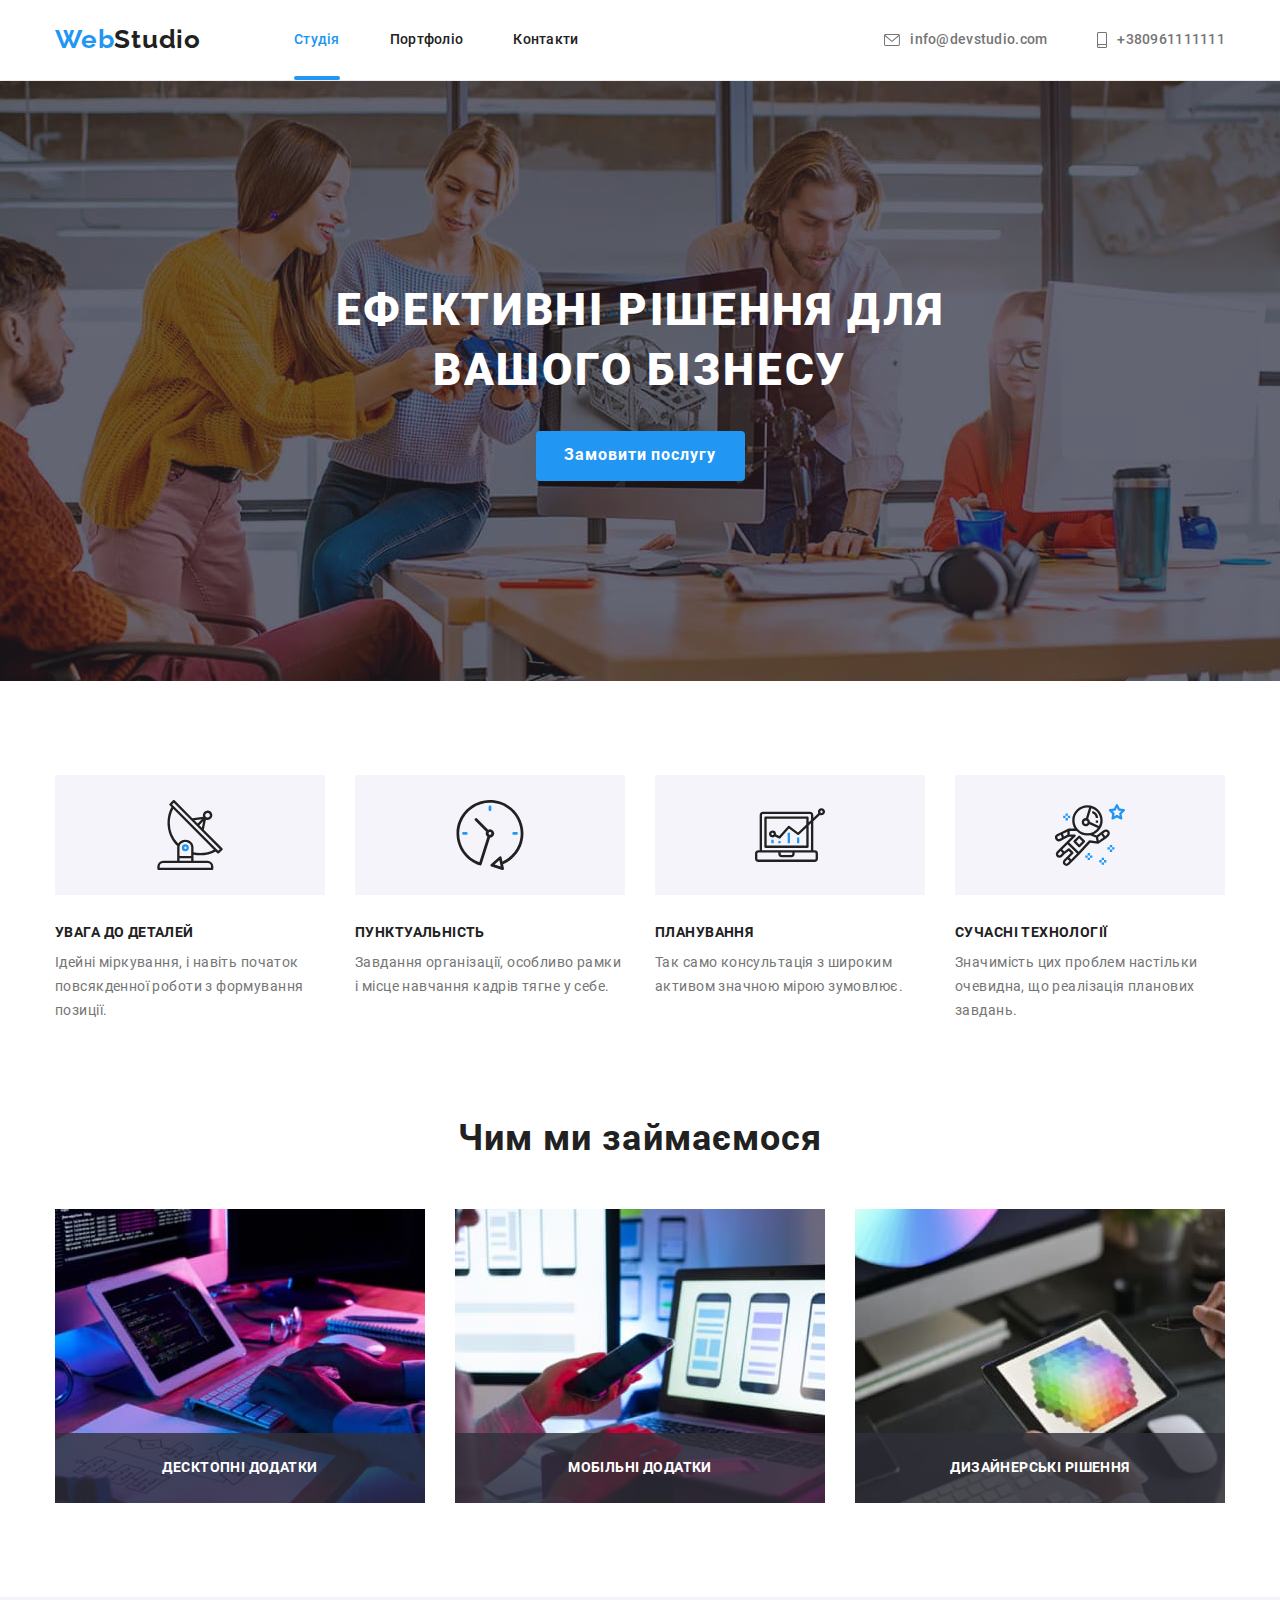
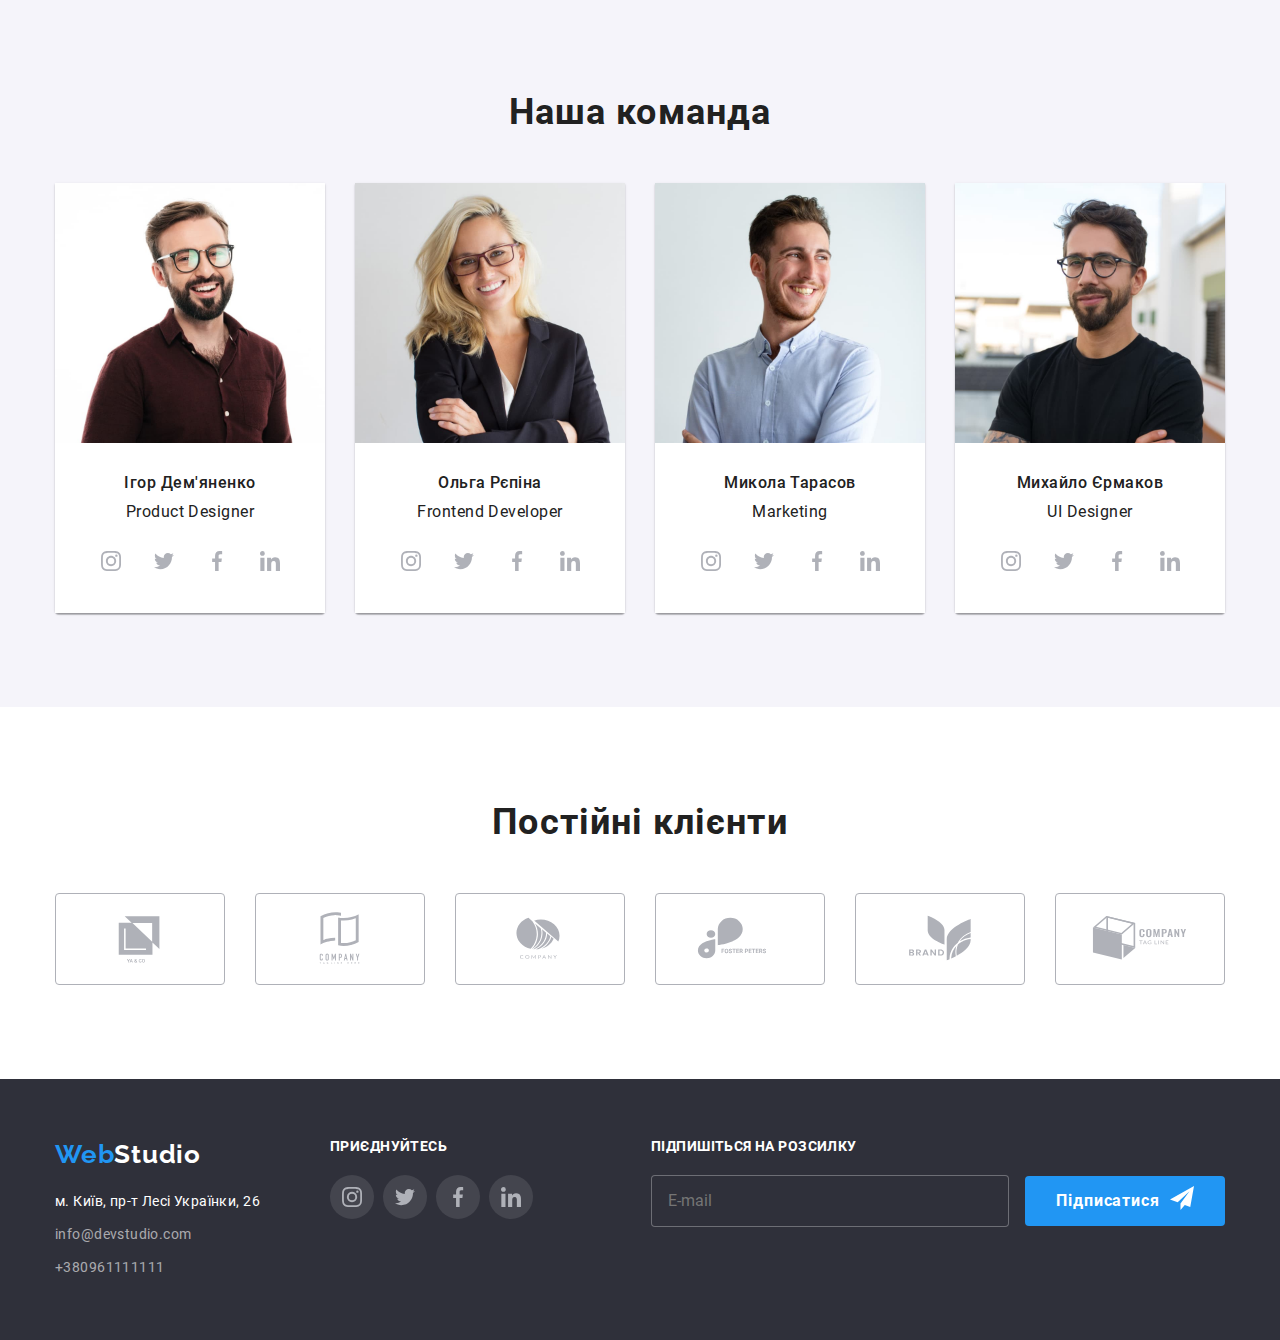
<file: index.html>
<!DOCTYPE html>
<html lang="uk">
<head>
    <meta charset="UTF-8">
    <meta http-equiv="X-UA-Compatible" content="IE=edge">
    <meta name="viewport" content="width=, initial-scale=1.0">
    <title>Студія</title>
    
    <!-- <link rel="preconnect" href="https://fonts.googleapis.com">
    <link rel="preconnect" href="https://fonts.gstatic.com" crossorigin>
    <link href="https://fonts.googleapis.com/css2?family=Raleway:wght@700&family=Roboto:wght@400;500;700;900&display=swap"
        rel="stylesheet"> -->

    <!-- <link rel="stylesheet" href="https://cdnjs.cloudflare.com/ajax/libs/modern-normalize/1.0.0/modern-normalize.min.css" /> -->
    
    <link rel="stylesheet" href="./css/main.min.css">
</head>

<body>



<header class="header">

    <div class="container header__container">

    <a class="logo header__logo" lang="en" href="./index.html">Web<span class="logo__part">Studio</span></a> 

        <nav>
            <ul class="site-nav">

                <li> <a class="site-nav__link site-nav__link--current" href="./index.html" >Студія</a> </li>
                <li> <a class="site-nav__link" href="./portfolio.html" >Портфоліо</a> </li>
                <li> <a class="site-nav__link" href="" >Контакти</a> </li>

            </ul>
        </nav>

        <ul class="site-contacts">

            <li>
                <a class="site-contacts__link" lang="en" href="mailto:info@devstudio.com">
                    <svg class="site-contacts__icon" width="16" height="12" >
                        <use href="./images/icon.svg#envelope"></use>
                    </svg>
                    info@devstudio.com</a>
            </li>
            <li>
                <a class="site-contacts__link" href="tel:+380961111111">
                    <svg class="site-contacts__icon" width="10" height="16">
                        <use href="./images/icon.svg#smartphone"></use>
                    </svg>
                    +380961111111</a>
            </li>

        </ul>
    </div>
</header>



<main>
    <!-- HERO -->
    <section class="hero overlay">
        
        <h1 class="hero__title">Ефективні рішення для вашого бізнесу</h1>
        <button data-modal-open class="main-button hero__main-button main-button--large" type="button">Замовити послугу</button>
    </section>


    <!-- FEATURES -->
    <section class="section">

    <div class="container">

        <h2 class="section-title visually-hidden">Особливості нашої роботи</h2> <!--Зробити заголовок невидимим за допомогою CSS-->

        <ul class="features-list">
            <li class="features-list__item">
                <div class="features-list__container">
                   <svg class="features-list__icon">
                       <use href="./images/icon.svg#antenna"></use>
                   </svg>
                </div>
                
               <h3 class="features-list__name">УВАГА ДО ДЕТАЛЕЙ</h3> 
               <p class="features-list__text">Ідейні міркування, і навіть початок повсякденної роботи з формування позиції.</p>
            </li>

            <li class="features-list__item">
                <div class="features-list__container">
                    <svg class="features-list__icon">
                        <use href="./images/icon.svg#clock"></use>
                    </svg>
                </div>
               
               <h3  class="features-list__name">ПУНКТУАЛЬНІСТЬ</h3>
               <p class="features-list__text">Завдання організації, особливо рамки і місце навчання кадрів тягне у себе.</p>
            </li>

            <li class="features-list__item">
                <div class="features-list__container">
                    <svg class="features-list__icon">
                        <use href="./images/icon.svg#diagram"></use>
                    </svg>
                </div>
               
                <h3  class="features-list__name">ПЛАНУВАННЯ</h3>
                <p class="features-list__text">Так само консультація з широким активом значною мірою зумовлює.</p>
            </li>

            <li class="features-list__item">
                <div class="features-list__container">
                    <svg class="features-list__icon">
                        <use href="./images/icon.svg#astronaut"></use>
                    </svg>
                </div>
                
                <h3  class="features-list__name">СУЧАСНІ ТЕХНОЛОГІЇ</h3>
                <p class="features-list__text">Значимість цих проблем настільки очевидна, що реалізація планових завдань.</p>
            </li>
    
        </ul>
    </div>

     </section>

  
    <!-- EXAMPLE -->
    <section class="section section--no-padding">

        <div class="container">

        <h2 class="section-title">Чим ми займаємося</h2>
        <ul class="example">
            <li class="example__item" > 
                <a href="">
                <div class="example__thumb">
                  <img class="example__image" src="./images/img(1).jpg" alt="руки людини, що набирають текс на клавіатурі" width="370" height="294">  
                  <h3 class="example__subtitle">Десктопні додатки</h3>
                </div>
                </a>
            </li>
            <li class="example__item" > 
                <a href="">
                    <div class="example__thumb">
                     <img class="example__image" src="./images/img-1(1).jpg" alt="людина працює на ноутбуці" width="370" height="294">
                     <h3 class="example__subtitle">Мобільні додатки</h3>
                    </div>
                    </a>
             </li>
            <li class="example__item" >
                 <a href="">
                    <div class="example__thumb">
                     <img class="example__image" src="./images/img-2(1).jpg" alt="руки людини, що працює за планшетом" width="370" height="294">
                     <h3 class="example__subtitle">Дизайнерські рішення</h3>
                    </div>
                    </a>
                 </li> 
        </ul>

        </div>

    </section>


<!-- TEAM -->
    <section class="section section--color-grey">

        <div class="container">

        <h2 class="section-title">Наша команда</h2>

        <ul class="team-list">
            <li class="team-list__item"> 
                
                <article class="co-worker">
                <img class="co-worker__photo" src="./images/img.jpg" alt="фото співробітника" width="270" height="260">
                <div class="co-worker__meta">
                <h3 class="co-worker__subtitle">Ігор Дем'яненко</h3>
                <p class="co-worker__text" lang="en">Product Designer</p>
                
                <ul class="social-links">
                   <li class="social-links__item"><a class="social-links__link" href="">
                    <svg class="social-links__icon">
                        <use href="./images/icon.svg#instagram"></use>
                    </svg>
                   </a>
                </li>

                    <li class="social-links__item"><a class="social-links__link" href="">
                            <svg class="social-links__icon">
                                <use href="./images/icon.svg#twitter"></use>
                            </svg>
                        </a></li>
                    
                    <li class="social-links__item"><a class="social-links__link" href="">
                            <svg class="social-links__icon">
                                <use href="./images/icon.svg#facebook"></use>
                            </svg>
                        </a>
                    </li>

                    <li class="social-links__item"><a class="social-links__link" href="">
                            <svg class="social-links__icon">
                                <use href="./images/icon.svg#linkedin"></use>
                            </svg>
                        </a></li>
                </ul>
            </div>
            </article>

            </li>
            
            <li class="team-list__item"> 

                <article class="co-worker">
                <img class="co-worker__photo" src="./images/img-1.jpg" alt="фото співробітника" width="270" height="260">
                <div class="co-worker__meta">
                <h3 class="co-worker__subtitle">Ольга Рєпіна</h3>
                <p class="co-worker__text" lang="en">Frontend Developer</p>
                
                <ul class="social-links">
                    <li class="social-links__item"><a class="social-links__link" href="">
                            <svg class="social-links__icon">
                                <use href="./images/icon.svg#instagram"></use>
                            </svg>
                        </a>
                    </li>
                
                    <li class="social-links__item"><a class="social-links__link" href="">
                            <svg class="social-links__icon">
                                <use href="./images/icon.svg#twitter"></use>
                            </svg>
                        </a></li>
                
                    <li class="social-links__item"><a class="social-links__link" href="">
                            <svg class="social-links__icon">
                                <use href="./images/icon.svg#facebook"></use>
                            </svg>
                        </a>
                    </li>
                
                    <li class="social-links__item"><a class="social-links__link" href="">
                            <svg class="social-links__icon">
                                <use href="./images/icon.svg#linkedin"></use>
                            </svg>
                        </a></li>
                </ul>
                </div>
                </article>

            </li>

            <li class="team-list__item"> 

                <article class="co-worker">
                <img class="co-worker__photo" src="./images/img-2.jpg" alt="фото співробітника" width="270" height="260">
                <div class="co-worker__meta">
                <h3 class="co-worker__subtitle">Микола Тарасов</h3>
                <p class="co-worker__text" lang="en">Marketing</p>

               <ul class="social-links">
                    <li class="social-links__item"><a class="social-links__link" href="">
                            <svg class="social-links__icon">
                                <use href="./images/icon.svg#instagram"></use>
                            </svg>
                        </a>
                    </li>
                
                    <li class="social-links__item"><a class="social-links__link" href="">
                            <svg class="social-links__icon">
                                <use href="./images/icon.svg#twitter"></use>
                            </svg>
                        </a></li>
                
                    <li class="social-links__item"><a class="social-links__link" href="">
                            <svg class="social-links__icon">
                                <use href="./images/icon.svg#facebook"></use>
                            </svg>
                        </a>
                    </li>
                
                    <li class="social-links__item"><a class="social-links__link" href="">
                            <svg class="social-links__icon">
                                <use href="./images/icon.svg#linkedin"></use>
                            </svg>
                        </a></li>
                </ul>
                </div>
                </article>

            </li>

            <li class="team-list__item"> 

                <article class="co-worker">
                <img class="co-worker__photo" src="./images/img-3.jpg" alt="фото співробітника" width="270" height="260">
                <div class="co-worker__meta">
                <h3 class="co-worker__subtitle">Михайло Єрмаков</h3>
                <p class="co-worker__text" lang="en">UI Designer</p>

               <ul class="social-links">
                    <li class="social-links__item"><a class="social-links__link" href="">
                            <svg class="social-links__icon">
                                <use href="./images/icon.svg#instagram"></use>
                            </svg>
                        </a>
                    </li>
                
                    <li class="social-links__item"><a class="social-links__link" href="">
                            <svg class="social-links__icon">
                                <use href="./images/icon.svg#twitter"></use>
                            </svg>
                        </a></li>
                
                    <li class="social-links__item"><a class="social-links__link" href="">
                            <svg class="social-links__icon">
                                <use href="./images/icon.svg#facebook"></use>
                            </svg>
                        </a>
                    </li>
                
                    <li class="social-links__item"><a class="social-links__link" href="">
                            <svg class="social-links__icon">
                                <use href="./images/icon.svg#linkedin"></use>
                            </svg>
                        </a></li>
                </ul>
                </div>
                </article>

            </li>
        </ul>
 

    </section>

    <!-- CLIENTS -->
    <section class="section">
        <div class="container">

        <h2 class="section-title">Постійні клієнти</h2>

        <ul class="clients-list">
            <li class="clients-list__item"><a class="clients-list__link" href="">
                <svg class="clients-list__icon">
                    <use href="./images/icon.svg#Client1"></use>
                </svg>
            </a></li>

            <li class="clients-list__item"><a class="clients-list__link" href="">
                <svg class="clients-list__icon">
                    <use href="./images/icon.svg#Client2"></use>
                </svg>
            </a></li>

            <li class="clients-list__item"><a class="clients-list__link" href="">
                <svg class="clients-list__icon">
                    <use href="./images/icon.svg#Client3"></use>
                </svg>
            </a></li>

            <li class="clients-list__item"><a class="clients-list__link" href="">
                <svg class="clients-list__icon">
                    <use href="./images/icon.svg#Client4"></use>
                </svg>
            </a></li>

            <li class="clients-list__item"><a class="clients-list__link" href="">
                <svg class="clients-list__icon">
                    <use href="./images/icon.svg#Client5"></use>
                </svg>
            </a></li>

            <li class="clients-list__item"><a class="clients-list__link" href="">
                <svg class="clients-list__icon">
                    <use href="./images/icon.svg#Client6"></use>
                </svg>
            </a></li>
        </ul>

        </div>
    </section>
</main>

<!-- FOOTER -->
<footer class="footer">
    <div class="container">
      <div class="footer__container">
        <div>
         <a class="logo" lang="en" href="./index.html">Web<span class="logo__part--white">Studio</span></a>

          <address class="address">
            <ul class="address__list">
              <li class="address__item"><a class="address__link address__link--white" href="https://goo.gl/maps/CPtrU1FHBa2aNyZL9">м. Київ, пр-т Лесі Українки, 26</a></li>
              <li class="address__item"><a class="address__link" href="mailto:info@devstudio.com">info@devstudio.com</a></li>
              <li class="address__item"><a class="address__link" href="tel:+380961111111">+380961111111</a></li>
            </ul>
           </address>

        </div>

        <div class="footer__social">
            <div>
              <p class="footer__call">Приєднуйтесь</p>
              <ul class="social-links">
                <li class="social-links__item"><a class="social-links__link social-links__link--bg-grey" href="">
                    <svg class="social-links__icon">
                        <use href="./images/icon.svg#instagram"></use>
                    </svg>
                    </a>
                </li>
        
                <li class="social-links__item"><a class="social-links__link social-links__link--bg-grey" href="">
                    <svg class="social-links__icon">
                        <use href="./images/icon.svg#twitter"></use>
                    </svg>
                    </a>
                </li>
        
                 <li class="social-links__item"><a class="social-links__link social-links__link--bg-grey" href="">
                    <svg class="social-links__icon">
                        <use href="./images/icon.svg#facebook"></use>
                    </svg>
                    </a>
                 </li>
        
                 <li class="social-links__item"><a class="social-links__link social-links__link--bg-grey" href="">
                    <svg class="social-links__icon">
                        <use href="./images/icon.svg#linkedin"></use>
                    </svg>
                    </a>
                </li>
               </ul>
             </div>

        </div>

        <form class="subscription-form">
          <p class="subscription-form__call">Підпишіться на розсилку</p>
          <input class="subscription-form__input" type="email" name="email" placeholder="E-mail">
          <button class="main-button main-button--with-icon" type="submit">Підписатися
             <svg class="subscription-form__icon">
                 <use href="./images/icon.svg#airplane"></use>
             </svg>
          </button>

         </form>
    </div>

    </div>
</footer>

<!-- МОДАЛЬНЕ ВІКНО -->
<div data-modal class="backdrop backdrop--hidden">

    <div class="modal">
        <button class="button-close" data-modal-close type="button" >
            <svg class="button-close__icon">
                <use href="./images/icon.svg#icon-x-close"></use>
            </svg>
        </button>

        <p class="modal__title">Залиште свої дані, ми вам передзвонимо</p>

        <form class="request-form">
            
            <div class="form__field">
                <label class="form__label" for="username">Ім'я</label>
                <input class="form__input" type="text" id="username" name="username">
                <svg class="form__icon">
                    <use href="./images/icon.svg#person-black"></use>
                </svg>
            </div>
            
            <div class="form__field">
                <label class="form__label" for="mail">Пошта</label>
                <input class="form__input" type="email" id="mail" name="email">
                <svg class="form__icon">
                    <use href="./images/icon.svg#email-black"></use>
                </svg>
            </div>
           
            <div class="form__field">
                <label class="form__label" for="phone">Телефон</label>
                <input class="form__input" type="tel" id="phone" name="tel">
                <svg class="form__icon">
                    <use href="./images/icon.svg#phone-black"></use>
                </svg>
            </div>
           
            <div class="form__field">
                <label class="form__label" for="comment">Коментар</label>
                <textarea class="form__comment" type="text" name="comment" rows="5" id="comment" placeholder="Введіть текст"></textarea>
            </div>

        
                <label class="checkbox__label">
                    <input class="checkbox" type="checkbox" name="agree">
                    <svg class="checkbox__icon">
                        <use href="./images/icon.svg#check"></use>
                    </svg>
                    Погоджуюся з розсилкою та приймаю 
                    <a class="checkbox__link" href="">Умови договіру</a>
                </label>

            
            <button class="main-button request-form__main-button main-button--shadow" type="submit">Відправити</button>

        </form>
    </div>
</div>

<script src="./js/modal.js"></script>

</body>
</html>
</file>
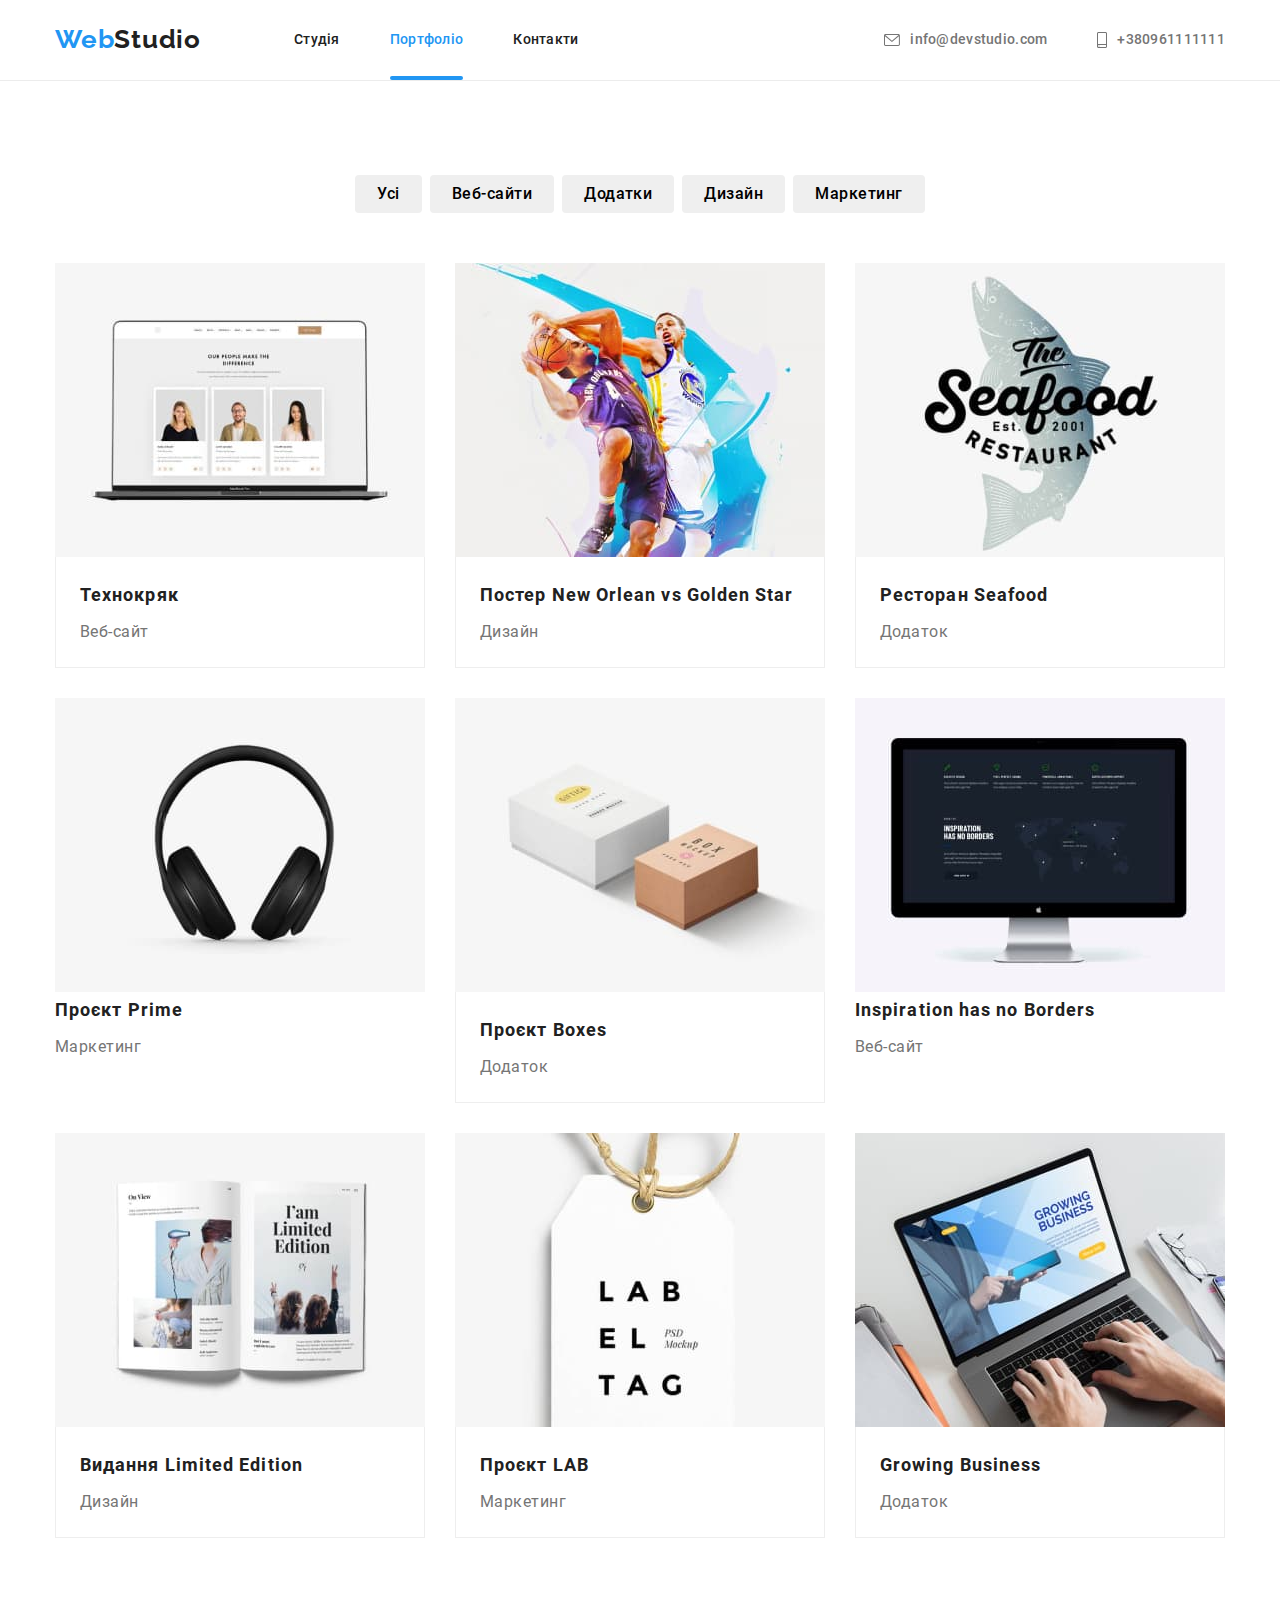
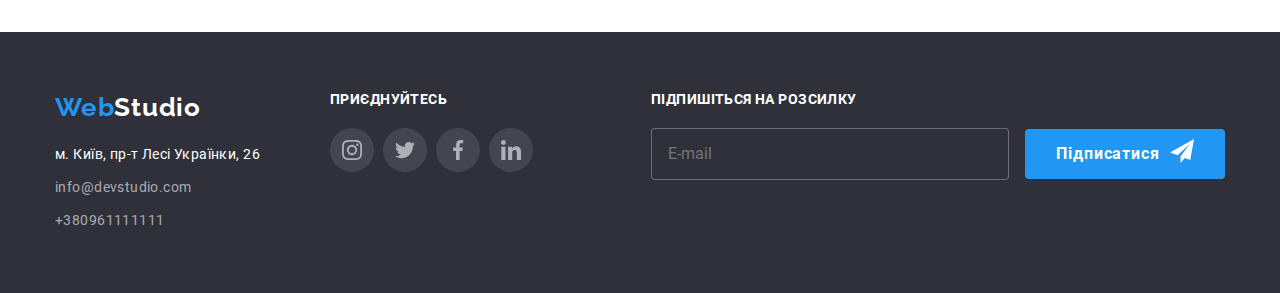
<file: portfolio.html>
<!DOCTYPE html>
<html lang="uk">
<head>
    <meta charset="UTF-8">
    <meta http-equiv="X-UA-Compatible" content="IE=edge">
    <meta name="viewport" content="width=device-width, initial-scale=1.0">
    <title>Студія</title>

    <!-- <link rel="preconnect" href="https://fonts.googleapis.com">
    <link rel="preconnect" href="https://fonts.gstatic.com" crossorigin>
    <link href="https://fonts.googleapis.com/css2?family=Raleway:wght@700&family=Roboto:wght@400;500;700;900&display=swap"
        rel="stylesheet">
        
    <link rel="stylesheet" href="https://cdnjs.cloudflare.com/ajax/libs/modern-normalize/1.0.0/modern-normalize.min.css" />
    <link rel="stylesheet" href="./css/styles.css"> -->
    <link rel="stylesheet" href="./css/main.min.css">
</head>
<body>

    

<header class="header">

    <div class="container header__container">

        <a class="logo header__logo" lang="en" href="./index.html">Web<span class="logo__part">Studio</span></a>

        <nav>
            <ul class="site-nav list">

                <li> <a class="site-nav__link" href="./index.html" >Студія</a> </li>
                <li> <a class="site-nav__link site-nav__link--current" href="./portfolio.html" >Портфоліо</a> </li>
                <li> <a class="site-nav__link" href="" >Контакти</a> </li>

            </ul>
        </nav>

        <ul class="site-contacts list">

            <li>
               <a class="site-contacts__link" lang="en" href="mailto:info@devstudio.com">
                 <svg class="site-contacts__icon" width="16" height="12">
                 <use href="./images/icon.svg#envelope"></use>
                 </svg>
                 info@devstudio.com</a>
            </li>
            <li>
                <a class="site-contacts__link" href="tel:+380961111111">
                 <svg class="site-contacts__icon" width="10" height="16">
                 <use href="./images/icon.svg#smartphone"></use>
                 </svg>
                  +380961111111</a>
            </li>

         </ul>
    </div>
</header>


<main>
 
    <section class="section">

        <div class="container">

        <h1 class="visually-hidden">Проекти</h1> <!--Зробити невидимим-->

<ul class="filter">
    <li class="filter_item"> <button class="filter_button" type="button">Усі</button></li>
    <li class="filter_item"> <button class="filter_button" type="button">Веб-сайти</button></li>
    <li class="filter_item"> <button class="filter_button" type="button">Додатки</button></li>
    <li class="filter_item"> <button class="filter_button" type="button">Дизайн</button></li>
    <li class="filter_item"> <button class="filter_button" type="button">Маркетинг</button></li>
</ul>

<ul class="projects">
    <li class="projects__item"> 

        <article class="card">
            <a class="card__link" href="">
                <div class="card__thumb">
                    <img class="card__picture" src="./images/img10.jpg" alt="Головна сторінка сайту Технокряк" width="370"
                        height="294">
                    <p class="card__overlay">Ресурс пропонує комплексні пропозиції з різним рівнем функціоналу та сервісів. Все
                        це дозволить відвідувачу отримати вичерпні відомості про компанію чи приватну особу.</p>
                </div>
                <div class="card__meta">
                    <h2 class="card__title">Технокряк</h2>
                    <p class="card__text">Веб-сайт</p>
                </div>
            </a>
        </article>
        
    </li>

    <li class="projects__item">

        <article class="card">
            <a class="card__link" href="">
                <div class="card__thumb">
                    <img class="card__picture" src="./images/img11.jpg" alt="Дизайн постеру гри баскетболістів" width="370"
                        height="294">
                    <p class="card__overlay">Ресурс пропонує комплексні пропозиції з різним рівнем функціоналу та сервісів. Все
                        це дозволить відвідувачу отримати вичерпні відомості про компанію чи приватну особу.</p>
                </div>
                <div class="card__meta">
                    <h2 class="card__title">Постер New Orlean vs Golden Star</h2>
                    <p class="card__text">Дизайн</p>
                </div>
            </a>
        </article>
        
    </li>

    <li class="projects__item"> 

        <article class="card">
            <a class="card__link" href="">
                <div class="card__thumb">
                    <img class="card__picture" src="./images/img12.jpg" alt="Логотип ресторану з зображенням риби" width="370"
                        height="294">
                    <p class="card__overlay">Ресурс пропонує комплексні пропозиції з різним рівнем функціоналу та сервісів. Все
                        це дозволить відвідувачу отримати вичерпні відомості про компанію чи приватну особу.</p>
                </div>
                <div class="card__meta">
                    <h2 class="card__title">Ресторан Seafood</h2>
                    <p class="card__text">Додаток</p>
                </div>
            </a>
        </article>
       
    </li>

    <li class="projects__item"> 

        <article class="card">
            <a class="card__link" href="">
                <div class="card__thumb">
                    <img class="card__picture" src="./images/img13.jpg" alt="Логотип проекту, зображені навушники" width="370"
                        height="294">
                    <p class="card__overlay">Ресурс пропонує комплексні пропозиції з різним рівнем функціоналу та сервісів. Все
                        це
                        дозволить відвідувачу отримати вичерпні відомості про компанію чи приватну особу.</p>
                </div>
                <div class="card__name">
                    <h2 class="card__title">Проєкт Prime</h2>
                    <p class="card__text">Маркетинг</p>
                </div>
            </a>
        </article>
       
    </li>

    <li class="projects__item"> 

        <article class="card">
            <a class="card__link" href="">
                <div class="card__thumb">
                    <img class="card__picture" src="./images/img14.jpg" alt="Логотип проекту, зображені коробки" width="370"
                        height="294">
                    <p class="card__overlay">Ресурс пропонує комплексні пропозиції з різним рівнем функціоналу та сервісів. Все
                        це
                        дозволить відвідувачу отримати вичерпні відомості про компанію чи приватну особу.</p>
                </div>
                <div class="card__meta">
                    <h2 class="card__title">Проєкт Boxes</h2>
                    <p class="card__text">Додаток</p>
                </div>
            </a>
        </article>
       
    </li>

    <li class="projects__item"> 

        <article class="card">
            <a class="card__link" href="">
                <div class="card__thumb">
                    <img class="card__picture" src="./images/img15.jpg" alt="Зображення Макбуку" width="370" height="294">
                    <p class="card__overlay">Ресурс пропонує комплексні пропозиції з різним рівнем функціоналу та сервісів. Все
                        це дозволить відвідувачу отримати вичерпні відомості про компанію чи приватну особу.</p>
                </div>
                <div class="card__name">
                    <h2 class="card__title">Inspiration has no Borders</h2>
                    <p class="card__text">Веб-сайт</p>
                </div>
            </a>
        </article>
        
    </li>

    <li class="projects__item"> 

        <article class="card">
            <a class="card__link" href="">
                <div class="card__thumb">
                    <img class="card__picture" src="./images/img16.jpg" alt="Зображення журналу" width="370" height="294">
                    <p class="card__overlay">Ресурс пропонує комплексні пропозиції з різним рівнем функціоналу та сервісів. Все
                        це дозволить відвідувачу отримати вичерпні відомості про компанію чи приватну особу.</p>
                </div>
                <div class="card__meta">
                    <h2 class="card__title">Видання Limited Edition</h2>
                    <p class="card__text">Дизайн</p>
                </div>
            </a>
        </article>
        
    </li>

    <li class="projects__item"> 

        <article class="card">
            <a class="card__link" href="">
                <div class="card__thumb">
                    <img class="card__picture" src="./images/img17.jpg" alt="Зображення бірки" width="370" height="294">
                    <p class="card__overlay">Ресурс пропонує комплексні пропозиції з різним рівнем функціоналу та сервісів. Все
                        це дозволить відвідувачу отримати
                        вичерпні відомості про компанію чи приватну особу.</p>
                </div>
                <div class="card__meta">
                    <h2 class="card__title">Проєкт LAB</h2>
                    <p class="card__text">Маркетинг</p>
                </div>
            </a>
        </article>
       
    </li>

    <li class="projects__item"> 

        <article class="card">
            <a class="card__link" href="">
                <div class="card__thumb">
                    <img class="card__picture" src="./images/img18.jpg" alt="Ноутбук" width="370" height="294">
                    <p class="card__overlay">Ресурс пропонує комплексні пропозиції з різним рівнем функціоналу та сервісів. Все
                        це дозволить відвідувачу отримати
                        вичерпні відомості про компанію чи приватну особу.</p>
                </div>
                <div class="card__meta">
                    <h2 class="card__title">Growing Business</h2>
                    <p class="card__text">Додаток</p>
                </div>
            </a>
        </article>
        
    </li>
</ul>

</div>

</section>

</main>
<!-- FOOTER -->
<footer class="footer">
    <div class="container">
        <div class="footer__container">
            <div>
                <a class="logo" lang="en" href="./index.html">Web<span class="logo__part--white">Studio</span></a>

                <address class="address">
                    <ul class="address__list">
                        <li class="address__item"><a class="address__link address__link--white"
                                href="https://goo.gl/maps/CPtrU1FHBa2aNyZL9">м. Київ, пр-т Лесі Українки, 26</a></li>
                        <li class="address__item"><a class="address__link"
                                href="mailto:info@devstudio.com">info@devstudio.com</a></li>
                        <li class="address__item"><a class="address__link"
                                href="tel:+380961111111">+380961111111</a></li>
                    </ul>
                </address>

            </div>

        <div class="footer__social">
            <div>
                <p class="footer__call">Приєднуйтесь</p>
                <ul class="social-links">
                    <li class="social-links__item"><a class="social-links__link social-links__link--bg-grey" href="">
                            <svg class="social-links__icon">
                                <use href="./images/icon.svg#instagram"></use>
                            </svg>
                        </a>
                    </li>
        
                    <li class="social-links__item"><a class="social-links__link social-links__link--bg-grey" href="">
                            <svg class="social-links__icon">
                                <use href="./images/icon.svg#twitter"></use>
                            </svg>
                        </a>
                    </li>
        
                    <li class="social-links__item"><a class="social-links__link social-links__link--bg-grey" href="">
                            <svg class="social-links__icon">
                                <use href="./images/icon.svg#facebook"></use>
                            </svg>
                        </a>
                    </li>
        
                    <li class="social-links__item"><a class="social-links__link social-links__link--bg-grey" href="">
                            <svg class="social-links__icon">
                                <use href="./images/icon.svg#linkedin"></use>
                            </svg>
                        </a>
                    </li>
                </ul>
            </div>
        
        </div>

            <form class="subscription-form">
                <p class="subscription-form__call">Підпишіться на розсилку</p>
                <input class="subscription-form__input" type="email" name="email" placeholder="E-mail">
                <button class="main-button main-button--with-icon" type="submit">Підписатися
                    <svg class="subscription-form__icon">
                        <use href="./images/icon.svg#airplane"></use>
                    </svg>
                </button>
            
            </form>
        </div>

    </div>
</footer>



</body>
</html>
</file>
<file: css/main.min.css>
@font-face{font-family:"Raleway";font-style:normal;font-weight:400;src:local(""),url("../fonts/raleway-v28-latin-regular.woff2") format("woff2"),url("../fonts/raleway-v28-latin-regular.woff") format("woff")}@font-face{font-family:"Raleway";font-style:normal;font-weight:700;src:local(""),url("../fonts/raleway-v28-latin-700.woff2") format("woff2"),url("../fonts/raleway-v28-latin-700.woff") format("woff")}@font-face{font-family:"Roboto";font-style:normal;font-weight:400;src:url("../fonts/roboto-v30-latin_cyrillic-regular.eot");src:local(""),url("../fonts/roboto-v30-latin_cyrillic-regular.eot?#iefix") format("embedded-opentype"),url("../fonts/roboto-v30-latin_cyrillic-regular.woff2") format("woff2"),url("../fonts/roboto-v30-latin_cyrillic-regular.woff") format("woff"),url("../fonts/roboto-v30-latin_cyrillic-regular.ttf") format("truetype"),url("../fonts/roboto-v30-latin_cyrillic-regular.svg#Roboto") format("svg")}@font-face{font-family:"Roboto";font-style:normal;font-weight:500;src:url("../fonts/roboto-v30-latin_cyrillic-500.eot");src:local(""),url("../fonts/roboto-v30-latin_cyrillic-500.eot?#iefix") format("embedded-opentype"),url("../fonts/roboto-v30-latin_cyrillic-500.woff2") format("woff2"),url("../fonts/roboto-v30-latin_cyrillic-500.woff") format("woff"),url("../fonts/roboto-v30-latin_cyrillic-500.ttf") format("truetype"),url("../fonts/roboto-v30-latin_cyrillic-500.svg#Roboto") format("svg")}@font-face{font-family:"Roboto";font-style:normal;font-weight:700;src:url("../fonts/roboto-v30-latin_cyrillic-700.eot");src:local(""),url("../fonts/roboto-v30-latin_cyrillic-700.eot?#iefix") format("embedded-opentype"),url("../fonts/roboto-v30-latin_cyrillic-700.woff2") format("woff2"),url("../fonts/roboto-v30-latin_cyrillic-700.woff") format("woff"),url("../fonts/roboto-v30-latin_cyrillic-700.ttf") format("truetype"),url("../fonts/roboto-v30-latin_cyrillic-700.svg#Roboto") format("svg")}@font-face{font-family:"Roboto";font-style:normal;font-weight:900;src:url("../fonts/roboto-v30-latin_cyrillic-900.eot");src:local(""),url("../fonts/roboto-v30-latin_cyrillic-900.eot?#iefix") format("embedded-opentype"),url("../fonts/roboto-v30-latin_cyrillic-900.woff2") format("woff2"),url("../fonts/roboto-v30-latin_cyrillic-900.woff") format("woff"),url("../fonts/roboto-v30-latin_cyrillic-900.ttf") format("truetype"),url("../fonts/roboto-v30-latin_cyrillic-900.svg#Roboto") format("svg")}/*! modern-normalize v1.1.0 | MIT License | https://github.com/sindresorhus/modern-normalize */*,::before,::after{-webkit-box-sizing:border-box;box-sizing:border-box}html{line-height:1.15;-webkit-text-size-adjust:100%;-moz-tab-size:4;-o-tab-size:4;tab-size:4}body{margin:0;font-family:system-ui,"Segoe UI",Roboto,Helvetica,Arial,sans-serif,"Apple Color Emoji","Segoe UI Emoji"}hr{height:0;color:inherit}abbr[title]{-webkit-text-decoration:underline dotted;text-decoration:underline dotted}b,strong{font-weight:bolder}code,kbd,samp,pre{font-family:ui-monospace,SFMono-Regular,Consolas,"Liberation Mono",Menlo,monospace;font-size:1em}small{font-size:80%}sub,sup{font-size:75%;line-height:0;position:relative;vertical-align:baseline}sub{bottom:-0.25em}sup{top:-0.5em}table{text-indent:0;border-color:inherit}button,input,optgroup,select,textarea{font-family:inherit;font-size:100%;line-height:1.15;margin:0}button,select{text-transform:none}button,[type=button],[type=reset],[type=submit]{-webkit-appearance:button}::-moz-focus-inner{border-style:none;padding:0}:-moz-focusring{outline:1px dotted ButtonText}:-moz-ui-invalid{box-shadow:none}legend{padding:0}progress{vertical-align:baseline}::-webkit-inner-spin-button,::-webkit-outer-spin-button{height:auto}[type=search]{-webkit-appearance:textfield;outline-offset:-2px}::-webkit-search-decoration{-webkit-appearance:none}::-webkit-file-upload-button{-webkit-appearance:button;font:inherit}summary{display:list-item}ul{list-style:none;padding:0;margin:0}h1,h2,h3,h4,p{margin-top:0;margin-bottom:0;padding-top:0;padding-bottom:0}address{font-style:normal}body{background-color:var(--primary-white-color);color:var(--primary-text-color);font-family:Roboto,sans-serif}:root{--primary-white-color: #ffffff;--primary-text-color: #212121;--accent-color: #2196F3;--text-color: #757575;--cubic: cubic-bezier(0.4, 0, 0.2, 1)}.form__comment,.form__input{width:100%;border:rgba(33,33,33,.2) solid 1px;border-radius:4px;cursor:pointer;-webkit-transition:border 250ms cubic-bezier(0.4, 0, 0.2, 1);transition:border 250ms cubic-bezier(0.4, 0, 0.2, 1)}.visually-hidden{position:absolute;width:1px;height:1px;margin:-1px;border:0;padding:0;white-space:nowrap;-webkit-clip-path:inset(100%);clip-path:inset(100%);clip:rect(0 0 0 0);overflow:hidden}.header{border-bottom:1px solid #ececec}.header__container{display:-webkit-box;display:-ms-flexbox;display:flex;-webkit-box-align:center;-ms-flex-align:center;align-items:center}.header__logo{margin-right:93px}.footer{background-color:#2f303a;padding-top:60px;padding-bottom:60px}.footer__social{display:-webkit-box;display:-ms-flexbox;display:flex;margin-left:70px;-webkit-box-pack:justify;-ms-flex-pack:justify;justify-content:space-between}.footer__call{color:var(--primary-white-color);text-transform:uppercase;font-weight:700;font-size:14px;line-height:1.14;letter-spacing:.03em;margin-bottom:20px}.footer__container{display:-webkit-box;display:-ms-flexbox;display:flex}.form__field{position:relative;width:448px}.form__label{display:block;margin-bottom:4px;color:var(--text-color);font-weight:400;font-size:12px;line-height:1.16;letter-spacing:.01em}.form__input{margin-bottom:10px;padding-left:40px;height:40px}.form__input:focus,.form__input:focus{border:solid 1px var(--accent-color);outline:none}.form__comment{display:block;height:120px;resize:none;margin-bottom:20px;padding:12px 16px;font-weight:400;font-size:12px;line-height:1.17;letter-spacing:.01em}.form__comment:focus,.form__comment:focus{border:solid 1px var(--accent-color);outline:none}.form__comment::-webkit-input-placeholder{padding-top:7px;font-weight:400;font-size:12px;line-height:1.17px;letter-spacing:.01em;color:rgba(117,117,117,.5)}.form__comment::-moz-placeholder{padding-top:7px;font-weight:400;font-size:12px;line-height:1.17px;letter-spacing:.01em;color:rgba(117,117,117,.5)}.form__comment:-ms-input-placeholder{padding-top:7px;font-weight:400;font-size:12px;line-height:1.17px;letter-spacing:.01em;color:rgba(117,117,117,.5)}.form__comment::-ms-input-placeholder{padding-top:7px;font-weight:400;font-size:12px;line-height:1.17px;letter-spacing:.01em;color:rgba(117,117,117,.5)}.form__comment::placeholder{padding-top:7px;font-weight:400;font-size:12px;line-height:1.17px;letter-spacing:.01em;color:rgba(117,117,117,.5)}.form__icon{position:absolute;left:12px;top:30px;display:inline-block;width:18px;height:18px;-webkit-transition:fill 250ms var(--cubic);transition:fill 250ms var(--cubic)}.form__input:focus+.form__icon{fill:var(--accent-color)}.request-form__main-button{margin-left:auto;margin-right:auto}.subscription-form{margin-left:auto}.subscription-form__call{font-weight:700;font-size:14px;line-height:1.14;letter-spacing:.03em;text-transform:uppercase;color:var(--primary-white-color);margin-bottom:20px}.subscription-form__input{border:1px solid rgba(255,255,255,.3);border-radius:4px;background-color:#2f303a;padding:16px;width:358px;margin-right:12px;-webkit-transition:border-color 250ms var(--cubic);transition:border-color 250ms var(--cubic)}.subscription-form__input:focus{outline:none;border-color:var(--accent-color)}.subscription-form__icon{width:24px;height:24px;margin-left:10px}.site-nav{display:-webkit-box;display:-ms-flexbox;display:flex;-webkit-box-align:center;-ms-flex-align:center;align-items:center;gap:50px}.site-nav__link{color:var(--primary-text-color);font-weight:500;font-size:14px;line-height:1.14;letter-spacing:.02em;text-decoration:none;display:block;padding-top:32px;padding-bottom:32px;-webkit-transition-property:color;transition-property:color;-webkit-transition-duration:250ms;transition-duration:250ms;-webkit-transition-timing-function:var(--cubic);transition-timing-function:var(--cubic)}.site-nav__link--current{position:relative;color:var(--accent-color)}.site-nav__link--current::after{position:absolute;bottom:0;left:0;display:block;content:"";height:4px;width:100%;background-color:var(--accent-color);border-radius:2px}.site-nav__link:hover,.site-nav__link:focus{color:var(--accent-color);fill:var(--accent-color)}.address{margin-top:20px}.address__link{color:rgba(255,255,255,.6);font-weight:400;font-size:14px;line-height:1.71;letter-spacing:.03em;text-decoration:none;-webkit-transition-property:fill,color,background-color;transition-property:fill,color,background-color;-webkit-transition-duration:250ms;transition-duration:250ms;-webkit-transition-timing-function:var(--cubic);transition-timing-function:var(--cubic)}.address__link:hover,.address__link:focus{color:var(--accent-color)}.address__link--white{color:var(--primary-white-color)}.address__item:not(:last-child){margin-bottom:9px}.backdrop{position:fixed;top:0;left:0;opacity:1;width:100%;height:100%;background-color:rgba(0,0,0,.2);-webkit-transition:opacity 250ms var(--cubic);transition:opacity 250ms var(--cubic)}.backdrop--hidden{opacity:0;pointer-events:none}.button-close{position:absolute;top:8px;right:8px;display:-webkit-box;display:-ms-flexbox;display:flex;border-radius:50%;border:1px solid rgba(0,0,0,.1);padding:6px;background-color:#fff;fill:#212121;cursor:pointer}.button-close__icon{width:18px;height:18px;-webkit-transition:fill 250ms var(--cubic);transition:fill 250ms var(--cubic)}.button-close:hover .button-close__icon,.button-close:focus .button-close__icon{fill:var(--accent-color)}.card__link{text-decoration:none;color:var(--primary-text-color)}.card__title{font-weight:700;font-size:18px;line-height:2;letter-spacing:.06em;margin-bottom:4px}.card__text{color:var(--text-color);font-size:16px;line-height:1.88;letter-spacing:.03em}.card__meta{width:370px;border-bottom:1px solid #eee;border-right:1px solid #eee;border-left:1px solid #eee;padding-left:24px;padding-bottom:20px;padding-top:20px}.card__picture{display:block}.card__thumb{position:relative;overflow:hidden}.card__overlay{position:absolute;-webkit-transform:translateY(140%);transform:translateY(140%);padding:63px 24px;width:100%;height:100%;background-color:rgba(33,150,243,.9);font-size:18px;line-height:1.55;letter-spacing:.03em;color:var(--primary-white-color);-webkit-transition-property:-webkit-transform;transition-property:-webkit-transform;transition-property:transform;transition-property:transform, -webkit-transform;-webkit-transition-duration:250ms;transition-duration:250ms;-webkit-transition-timing-function:var(--cubic);transition-timing-function:var(--cubic)}.projects__item:hover .card__overlay{-webkit-transform:translateY(-293px);transform:translateY(-293px)}.checkbox{-webkit-appearance:none;-moz-appearance:none;appearance:none}.checkbox__label{display:-webkit-box;display:-ms-flexbox;display:flex;-webkit-box-align:center;-ms-flex-align:center;align-items:center;font-weight:400;font-size:14px;line-height:24px;letter-spacing:.03em;margin-bottom:30px;margin-left:20px}.checkbox__link{color:var(--accent-color);margin-left:5px;-webkit-text-decoration-skip-ink:none;text-decoration-skip-ink:none}.checkbox__icon{width:16px;height:15px;border:#212121 solid 2px;border-radius:2px;margin-right:8px;-webkit-transition:background-color 250ms var(--cubic);transition:background-color 250ms var(--cubic)}.checkbox:checked+.checkbox__icon{background-color:var(--accent-color);border-radius:2px;border-color:var(--accent-color);background-origin:border-box}.clients-list{display:-webkit-box;display:-ms-flexbox;display:flex}.clients-list__link{display:-webkit-box;display:-ms-flexbox;display:flex;width:170px;height:92px;-webkit-box-pack:center;-ms-flex-pack:center;justify-content:center;-webkit-box-align:center;-ms-flex-align:center;align-items:center;border:1px solid #afb1b8;border-radius:4px;fill:#afb1b8;-webkit-transition-property:fill,border-color;transition-property:fill,border-color;-webkit-transition-duration:250ms;transition-duration:250ms;-webkit-transition-timing-function:cubic-bezier(0.4, 0, 0.2, 1);transition-timing-function:cubic-bezier(0.4, 0, 0.2, 1)}.clients-list__link:hover,.clients-list__link:focus{fill:var(--accent-color);border:1px solid var(--accent-color)}.clients-list__item:not(:last-child){margin-right:30px}.clients-list__icon{width:106px;height:60px}.container{width:1200px;padding:0 15px;margin-left:auto;margin-right:auto}.co-worker__photo{display:block}.co-worker__meta{background-color:var(--primary-white-color);width:270px;padding:30px 0px}.co-worker__subtitle{font-weight:500;font-size:16px;line-height:1.19;letter-spacing:.03em;text-align:center;margin-bottom:10px}.co-worker__text{font-size:16px;line-height:1.19;letter-spacing:.03em;text-align:center;margin-bottom:18px}.example{display:-webkit-box;display:-ms-flexbox;display:flex;-webkit-box-pack:justify;-ms-flex-pack:justify;justify-content:space-between}.example__image{display:block}.example__thumb{position:relative}.example__subtitle{background-color:rgba(47,48,58,.8);position:absolute;bottom:0;left:0;font-size:14px;line-height:1.14;text-align:center;letter-spacing:.03em;text-transform:uppercase;color:var(--primary-white-color);min-width:370px;padding:27px}.features-list{display:-webkit-box;display:-ms-flexbox;display:flex}.features-list__item:not(:last-child){margin-right:30px}.features-list__container{display:-webkit-box;display:-ms-flexbox;display:flex;width:270px;height:120px;background-color:#f5f4fa;margin-bottom:30px;-webkit-box-pack:center;-ms-flex-pack:center;justify-content:center;-webkit-box-align:center;-ms-flex-align:center;align-items:center}.features-list__icon{width:70px;height:70px}.features-list__name{font-weight:700;font-size:14px;line-height:1.14;letter-spacing:.03em;text-transform:uppercase;margin-bottom:10px}.features-list__text{font-size:14px;line-height:1.71;letter-spacing:.03em;color:var(--text-color)}.filter{margin-bottom:50px;display:-webkit-box;display:-ms-flexbox;display:flex;-webkit-box-pack:center;-ms-flex-pack:center;justify-content:center}.filter_button{font-family:inherit;font-weight:500;font-size:16px;line-height:1.62;text-align:center;letter-spacing:.03em;cursor:pointer;border-radius:4px;border:0;padding:6px 22px;-webkit-transition-property:color,background-color,-webkit-box-shadow;transition-property:color,background-color,-webkit-box-shadow;transition-property:color,box-shadow,background-color;transition-property:color,box-shadow,background-color,-webkit-box-shadow;-webkit-transition-duration:250ms;transition-duration:250ms;-webkit-transition-timing-function:var(--cubic);transition-timing-function:var(--cubic)}.filter_button:hover,.filter_button:focus{color:var(--primary-white-color);background-color:var(--accent-color);-webkit-box-shadow:0px 3px 1px rgba(0,0,0,.1),0px 1px 2px rgba(0,0,0,.08),0px 2px 2px rgba(0,0,0,.12);box-shadow:0px 3px 1px rgba(0,0,0,.1),0px 1px 2px rgba(0,0,0,.08),0px 2px 2px rgba(0,0,0,.12)}.filter_item:not(:last-child):not(:last-child){margin-right:8px}.hero{text-align:center;background-color:#c4c4c4;padding:200px 0px;margin-left:auto;margin-right:auto;max-width:1600px;height:600px;background-image:-webkit-gradient(linear, left top, right top, from(rgba(47, 48, 58, 0.4)), to(rgba(47, 48, 58, 0.4))),url(../images/Header-image.jpg);background-image:linear-gradient(to right, rgba(47, 48, 58, 0.4), rgba(47, 48, 58, 0.4)),url(../images/Header-image.jpg);background-size:cover;background-repeat:no-repeat;background-position:center}.hero__title{color:var(--primary-white-color);font-weight:900;font-size:44px;line-height:1.36;letter-spacing:.06em;text-transform:uppercase;margin-bottom:30px;max-width:690px;margin-left:auto;margin-right:auto}.hero__main-button{margin-left:auto;margin-right:auto}.logo{color:var(--accent-color);font-family:Raleway,sans-serif;font-weight:700;font-size:26px;line-height:1.2;letter-spacing:.03em;text-decoration:none}.logo__part{color:var(--primary-text-color)}.logo__part--white{color:var(--primary-white-color)}.main-button{font-family:inherit;color:var(--primary-white-color);background-color:var(--accent-color);font-weight:700;font-size:16px;line-height:1.9;letter-spacing:.06em;text-align:center;display:block;width:200px;height:50px;border:none;border-radius:4px;cursor:pointer;-webkit-transition-property:background-color;transition-property:background-color;-webkit-transition-duration:250ms;transition-duration:250ms;-webkit-transition-timing-function:var(--cubic);transition-timing-function:var(--cubic)}.main-button:hover,.main-button:focus{background-color:#188ce8}.main-button--large{width:209px}.main-button--with-icon{display:-webkit-inline-box;display:-ms-inline-flexbox;display:inline-flex;text-align:center;-webkit-box-pack:center;-ms-flex-pack:center;justify-content:center;padding:10px 28px}.main-button--shadow{-webkit-box-shadow:0px 4px 4px rgba(0,0,0,.15);box-shadow:0px 4px 4px rgba(0,0,0,.15)}.modal{position:absolute;top:50%;left:50%;-webkit-transform:translate(-50%, -50%) scale(1);transform:translate(-50%, -50%) scale(1);min-width:528px;min-height:521px;padding:40px;background-color:#fff;border-radius:4px;-webkit-box-shadow:0px 1px 3px rgba(0,0,0,.12),0px 1px 1px rgba(0,0,0,.14),0px 2px 1px rgba(0,0,0,.2);box-shadow:0px 1px 3px rgba(0,0,0,.12),0px 1px 1px rgba(0,0,0,.14),0px 2px 1px rgba(0,0,0,.2);overflow:auto;-webkit-transition:-webkit-transform 250ms var(--cubic);transition:-webkit-transform 250ms var(--cubic);transition:transform 250ms var(--cubic);transition:transform 250ms var(--cubic), -webkit-transform 250ms var(--cubic)}.modal__title{margin-bottom:12px;font-weight:700;font-size:20px;line-height:1.15;text-align:center;letter-spacing:.03em}.backdrop.backdrop--hidden .modal{-webkit-transform:translate(-50%, -50%) scale(1.1);transform:translate(-50%, -50%) scale(1.1)}.projects{display:-webkit-box;display:-ms-flexbox;display:flex;-ms-flex-wrap:wrap;flex-wrap:wrap;gap:30px}.projects__item{-ms-flex-preferred-size:calc((100% - 60px)/3);flex-basis:calc((100% - 60px)/3);-webkit-transition:-webkit-box-shadow 250ms var(--cubic);transition:-webkit-box-shadow 250ms var(--cubic);transition:box-shadow 250ms var(--cubic);transition:box-shadow 250ms var(--cubic), -webkit-box-shadow 250ms var(--cubic)}.projects__item:hover{-webkit-box-shadow:0px 1px 1px rgba(0,0,0,.12),0px 4px 4px rgba(0,0,0,.06),1px 4px 6px rgba(0,0,0,.16);box-shadow:0px 1px 1px rgba(0,0,0,.12),0px 4px 4px rgba(0,0,0,.06),1px 4px 6px rgba(0,0,0,.16)}.section{padding-top:94px;padding-bottom:94px}.section--no-padding{padding-top:0}.section--color-grey{background-color:#f5f4fa}.section-title{font-weight:700;font-size:36px;line-height:1.17;text-align:center;letter-spacing:.03em;margin-bottom:50px}.site-contacts{display:-webkit-box;display:-ms-flexbox;display:flex;-webkit-box-align:center;-ms-flex-align:center;align-items:center;margin-left:auto;gap:50px}.site-contacts__link{color:var(--text-color);text-decoration:none;font-weight:500;font-size:14px;line-height:1.14;letter-spacing:.02em;display:-webkit-box;display:-ms-flexbox;display:flex;-webkit-box-align:center;-ms-flex-align:center;align-items:center;padding-top:32px;padding-bottom:32px;height:16px;fill:var(--text-color);-webkit-transition-property:color;transition-property:color;-webkit-transition-duration:250ms;transition-duration:250ms;-webkit-transition-timing-function:var(--cubic);transition-timing-function:var(--cubic)}.site-contacts__link:hover,.site-contacts__link:focus{color:var(--accent-color);fill:var(--accent-color)}.site-contacts__icon{margin-right:10px}.social-links{display:-webkit-box;display:-ms-flexbox;display:flex;-webkit-box-pack:center;-ms-flex-pack:center;justify-content:center}.social-links__link{fill:#afb1b8;display:-webkit-box;display:-ms-flexbox;display:flex;-webkit-box-align:center;-ms-flex-align:center;align-items:center;-webkit-box-pack:center;-ms-flex-pack:center;justify-content:center;width:44px;height:44px;border-radius:50%;-webkit-transition-property:fill,background-color;transition-property:fill,background-color;-webkit-transition-duration:250ms;transition-duration:250ms;-webkit-transition-timing-function:var(--cubic);transition-timing-function:var(--cubic)}.social-links__link:hover,.social-links__link:focus{fill:var(--primary-white-color);background-color:var(--accent-color)}.social-links__link--bg-grey{width:44px;height:44px;border-radius:50%;background-color:rgba(255,255,255,.1)}.social-links__item:not(:last-child){margin-right:9px}.social-links__icon{width:20px;height:20px}.team-list{display:-webkit-box;display:-ms-flexbox;display:flex;-webkit-box-pack:justify;-ms-flex-pack:justify;justify-content:space-between}.team-list__item{border-radius:0px 0px 4px 4px;-webkit-box-shadow:0px 1px 3px rgba(0,0,0,.12),0px 1px 1px rgba(0,0,0,.14),0px 2px 1px rgba(0,0,0,.2);box-shadow:0px 1px 3px rgba(0,0,0,.12),0px 1px 1px rgba(0,0,0,.14),0px 2px 1px rgba(0,0,0,.2)}/*# sourceMappingURL=main.min.css.map */
</file>
